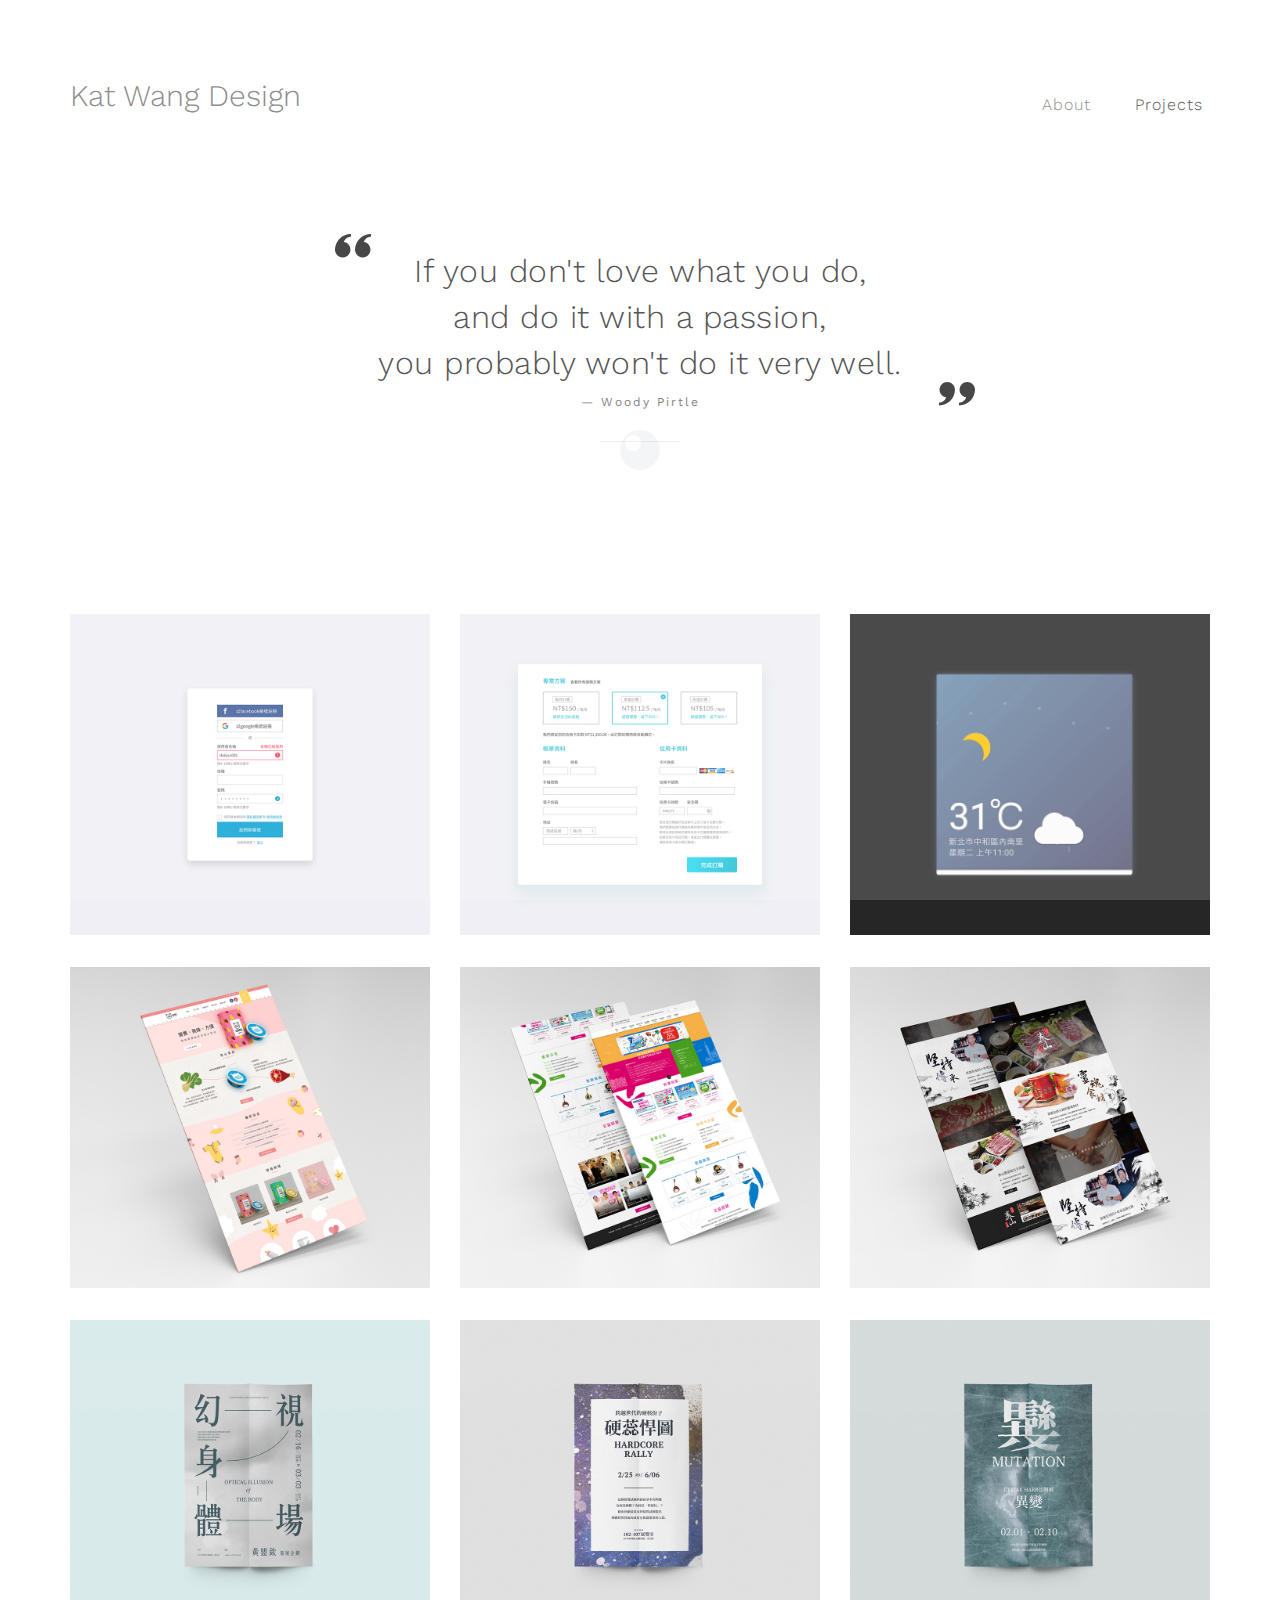
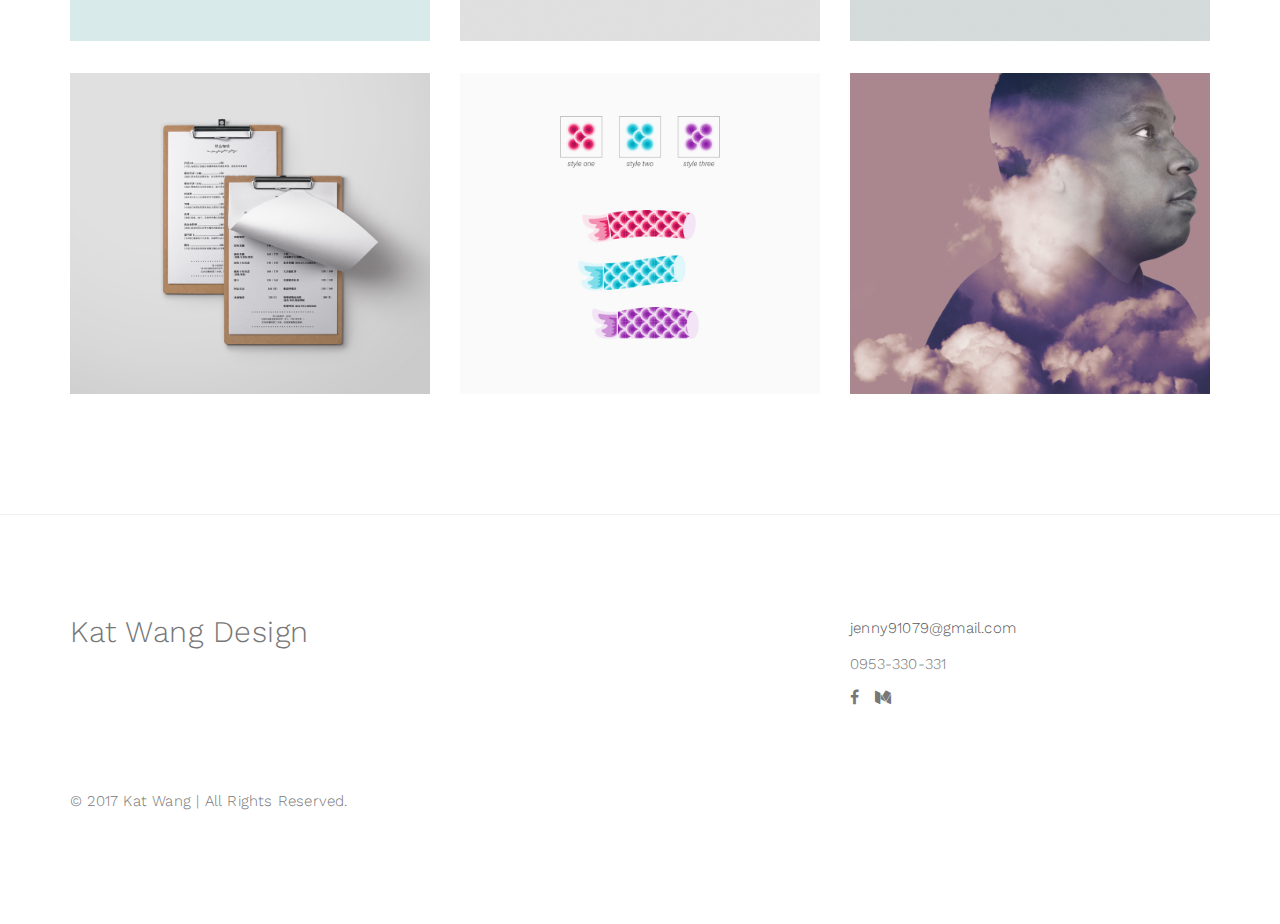
<file: index.html>
<!DOCTYPE html>
<html lang="en">
<head>

<meta charset="UTF-8">
<meta http-equiv="X-UA-Compatible" content="IE=Edge">
<meta name="description" content="">
<meta name="keywords" content="">
<meta name="author" content="">
<meta name="viewport" content="width=device-width, initial-scale=1, maximum-scale=1">

<title>Kat Wang｜Portfolio</title>

<link rel="icon" href="images/favicon.png" type="image/png" sizes="16x16">
<link rel="stylesheet" href="css/bootstrap.min.css">
<link rel="stylesheet" href="css/font-awesome.min.css">

<!-- Main css -->
<link rel="stylesheet" href="css/style.css">
<link href="https://fonts.googleapis.com/css?family=Work+Sans:300,400,700" rel="stylesheet">

</head>
<body>

<!-- PRE LOADER -->

<div class="preloader">
     <div class="sk-spinner sk-spinner-wordpress">
          <span class="sk-inner-circle"></span>
     </div>
</div>

<!-- Navigation section  -->

<div class="navbar navbar-default navbar-static-top" role="navigation">
     <div class="container">

          <div class="navbar-header">
               <button class="navbar-toggle" data-toggle="collapse" data-target=".navbar-collapse">
                    <span class="icon icon-bar"></span>
                    <span class="icon icon-bar"></span>
                    <span class="icon icon-bar"></span>
               </button>
               <a href="index.html" class="navbar-brand">Kat Wang Design</a>
          </div>
          <div class="collapse navbar-collapse">
               <ul class="nav navbar-nav navbar-right">
                    <li><a href="about.html">About</a></li>
                    <li class="active"><a href="index.html">Projects</a></li>
               </ul>
          </div>

  </div>
</div>

<!-- Home Section -->

<section id="home">
     <div class="container">
          <div class="row">

               <div class="col-md-12 col-sm-12 quote">
                    <h2>
                         If you don't love what you do,
                         <br>and do it with a passion,
                         <br>you probably won't do it very well.
                    </h2>
                    <h4>— Woody Pirtle</h4>
                    <hr>
               </div>

          </div>
     </div>
</section>

<!-- Portfolio Section -->

<section id="portfolio">
     <div class="container">
          <div class="row">

               <div class="col-md-4 col-sm-6">
                    <a href="http://web.ntnu.edu.tw/~40371201H/dailyUI/001/index.html" target="_blank">
                         <div class="portfolio-thumb">
                              <img src="images/portfolio-img1.jpg" class="img-responsive" alt="Portfolio">
                                   <div class="portfolio-overlay">
                                        <div class="portfolio-item">
                                             <h3>Sign Up</h3>
                                             <small>web developmen</small>
                                        </div>
                                   </div>
                         </div>
                    </a>
               </div>

               <div class="col-md-4 col-sm-6">
                    <a href="http://web.ntnu.edu.tw/~40371201H/dailyUI/002/index.html" target="_blank">
                         <div class="portfolio-thumb">
                              <img src="images/portfolio-img2.jpg" class="img-responsive" alt="Portfolio">
                                   <div class="portfolio-overlay">
                                        <div class="portfolio-item">
                                             <h3>Checkout</h3>
                                             <small>web development</small>
                                        </div>
                                   </div>
                         </div>
                    </a>
               </div>

               <div class="col-md-4 col-sm-6">
                    <a href="http://web.ntnu.edu.tw/~40371201H/weather/index.html" target="_blank">
                         <div class="portfolio-thumb">
                              <img src="images/portfolio-img3.gif" class="img-responsive" alt="Portfolio">
                                   <div class="portfolio-overlay">
                                        <div class="portfolio-item">
                                             <h3>Weather</h3>
                                             <small>web development</small>
                                        </div>
                                   </div>
                         </div>
                    </a>
               </div>

               <div class="col-md-4 col-sm-6">
                    <a href="web-1.html" target="_blank">
                         <div class="portfolio-thumb">
                              <img src="images/portfolio-img4.jpg" class="img-responsive" alt="Portfolio">
                                   <div class="portfolio-overlay">
                                        <div class="portfolio-item">
                                             <h3>Baby Food</h3>
                                             <small>web design</small>
                                        </div>
                                   </div>
                         </div>
                    </a>
               </div>

               <div class="col-md-4 col-sm-6">
                    <a href="web-2.html" target="_blank">
                         <div class="portfolio-thumb">
                              <img src="images/portfolio-img5.jpg" class="img-responsive" alt="Portfolio">
                                   <div class="portfolio-overlay">
                                        <div class="portfolio-item">
                                             <h3>Easy Card</h3>
                                             <small>web design</small>
                                        </div>
                                   </div>
                         </div>
                    </a>
               </div>

               <div class="col-md-4 col-sm-6">
                    <a href="web-3.html" target="_blank">
                         <div class="portfolio-thumb">
                              <img src="images/portfolio-img6.jpg" class="img-responsive" alt="Portfolio">
                                   <div class="portfolio-overlay">
                                        <div class="portfolio-item">
                                             <h3>Hot Pot</h3>
                                             <small>web design</small>
                                        </div>
                                   </div>
                         </div>
                    </a>
               </div>

               <div class="col-md-4 col-sm-6">
                    
                         <div class="portfolio-thumb">
                              <img src="images/portfolio-img7.jpg" class="img-responsive" alt="Portfolio">
                                   <div class="portfolio-overlay">
                                        <div class="portfolio-item">
                                             <h3>Poster</h3>
                                             <small>Design Practice</small>
                                        </div>
                                   </div>
                         </div>
                    
               </div>

               <div class="col-md-4 col-sm-6">
                    
                         <div class="portfolio-thumb">
                              <img src="images/portfolio-img8.jpg" class="img-responsive" alt="Portfolio">
                                   <div class="portfolio-overlay">
                                        <div class="portfolio-item">
                                             <h3>Poster</h3>
                                             <small>Design Practice</small>
                                        </div>
                                   </div>
                         </div>
                    
               </div>

               <div class="col-md-4 col-sm-6">
                    
                         <div class="portfolio-thumb">
                              <img src="images/portfolio-img9.jpg" class="img-responsive" alt="Portfolio">
                                   <div class="portfolio-overlay">
                                        <div class="portfolio-item">
                                             <h3>Poster</h3>
                                             <small>Design Practice</small>
                                        </div>
                                   </div>
                         </div>
                    
               </div>

               <div class="col-md-4 col-sm-6">
                    
                         <div class="portfolio-thumb">
                              <img src="images/portfolio-img10.jpg" class="img-responsive" alt="Portfolio">
                                   <div class="portfolio-overlay">
                                        <div class="portfolio-item">
                                             <h3>Heima Cafe</h3>
                                             <small>menu design</small>
                                        </div>
                                   </div>
                         </div>
                    
               </div>

               <div class="col-md-4 col-sm-6">
                    
                         <div class="portfolio-thumb">
                              <img src="images/portfolio-img12.jpg" class="img-responsive" alt="Portfolio">
                                   <div class="portfolio-overlay">
                                        <div class="portfolio-item">
                                             <h3>koinobori</h3>
                                             <small>graphic design</small>
                                        </div>
                                   </div>
                         </div>
                    
               </div>

               <div class="col-md-4 col-sm-6">
                    
                         <div class="portfolio-thumb">
                              <img src="images/portfolio-img11.jpg" class="img-responsive" alt="Portfolio">
                                   <div class="portfolio-overlay">
                                        <div class="portfolio-item">
                                             <h3>Double Exposure</h3>
                                             <small>photoshop</small>
                                        </div>
                                   </div>
                         </div>
                    
               </div>

          </div>
     </div>
</section>

<!-- Footer Section -->

<footer>
     <div class="container">
          <div class="row">

               <div class="col-md-3 col-sm-3">
                    <h3>Kat Wang Design</h3>
               </div>

               <div class="col-md-4 col-sm-4">
               </div>

               <div class="col-md-offset-1 col-md-4 col-sm-offset-1 col-sm-3">
                    <p><a href="mailto:jenny91079@gmail.com">jenny91079@gmail.com</a></p>
                    <p>0953-330-331</p>
                    <ul class="social-icon">
                         <li><a href="https://www.facebook.com/profile.php?id=100007165337293" target="_blank" class="fa fa-facebook"></a></li>
                         <li><a href="https://medium.com/@kathrynwang" target="_blank" class="fa fa-medium"></a></li>
                    </ul>
               </div>

               <div class="clearfix col-md-12 col-sm-12">
                    <hr>
               </div>

               <div class="col-md-6 col-sm-6">
                    <div class="footer-copyright">
                         <p>© 2017 Kat Wang | All Rights Reserved.</p>
                    </div>
               </div>
          </div>
     </div>
</footer>


<!-- SCRIPTS -->

<script src="js/jquery.js"></script>
<script src="js/bootstrap.min.js"></script>
<script src="js/custom.js"></script>

</body>
</html>
</file>
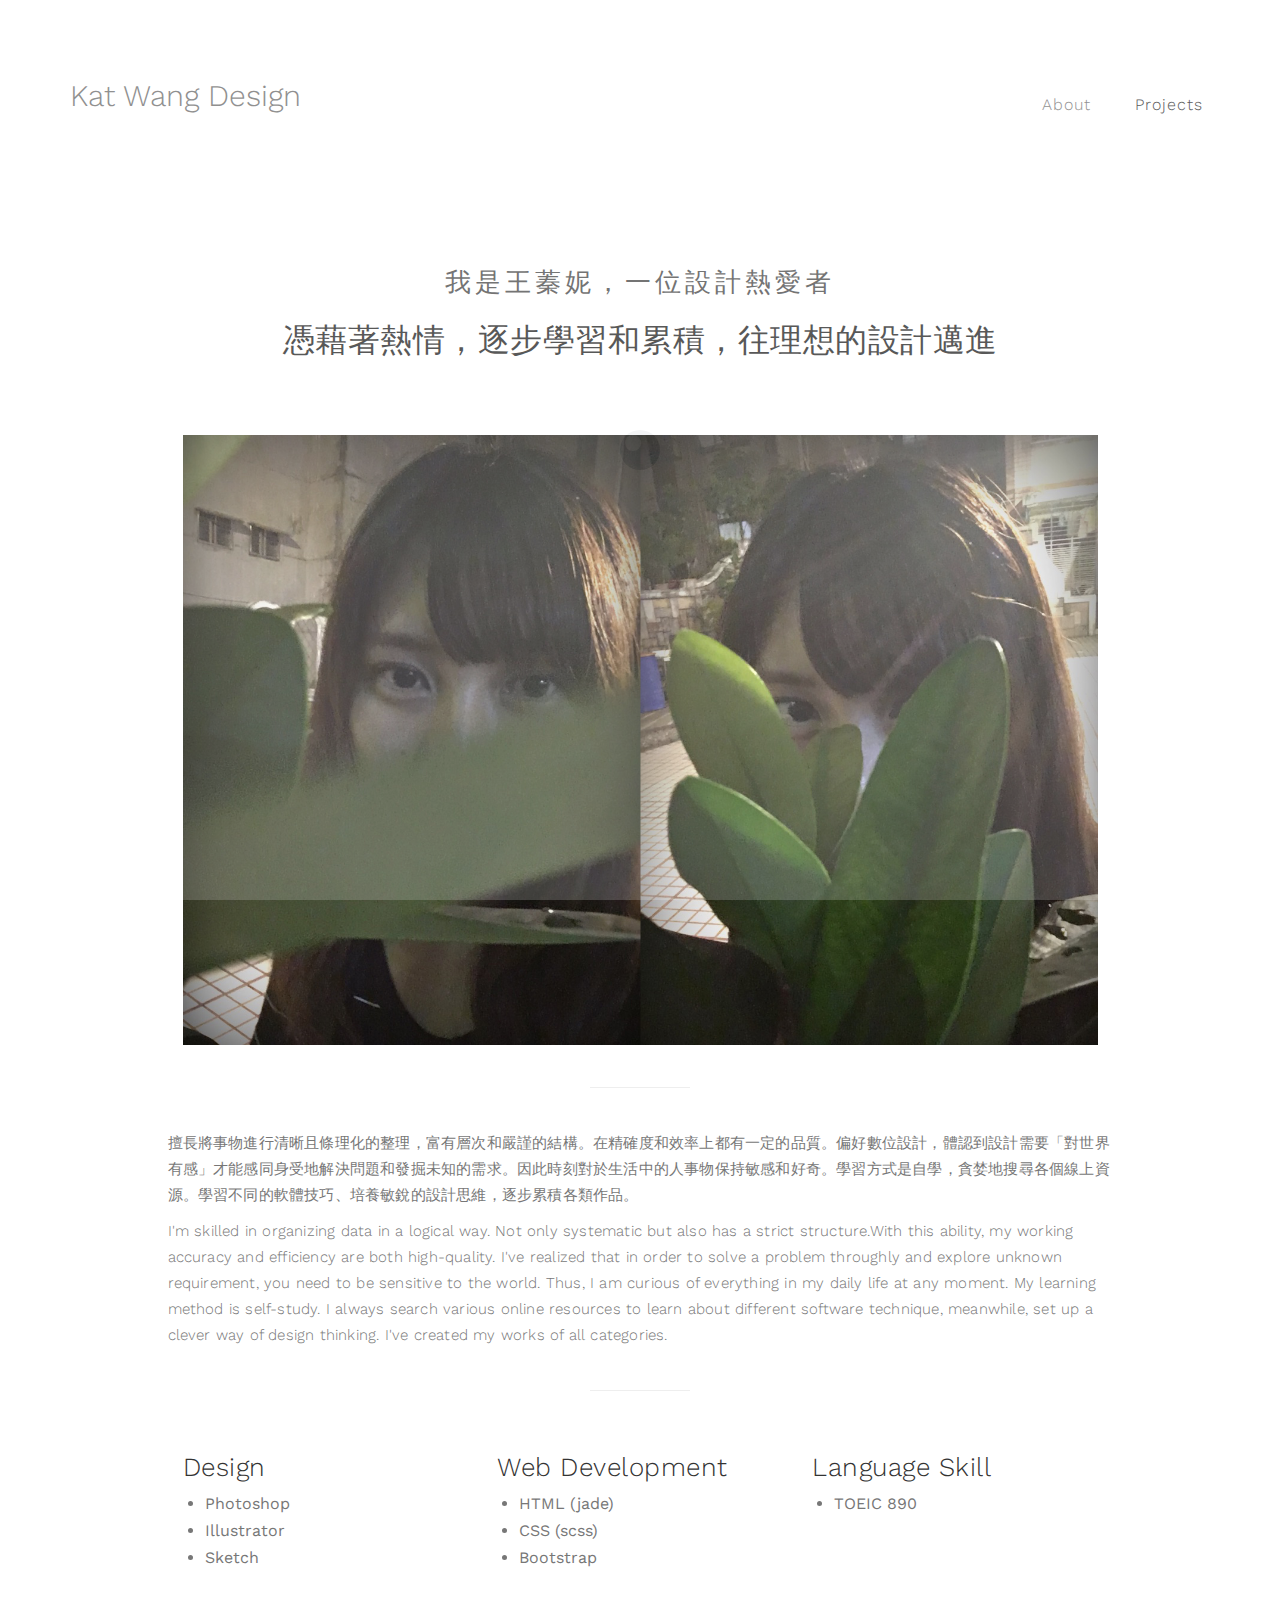
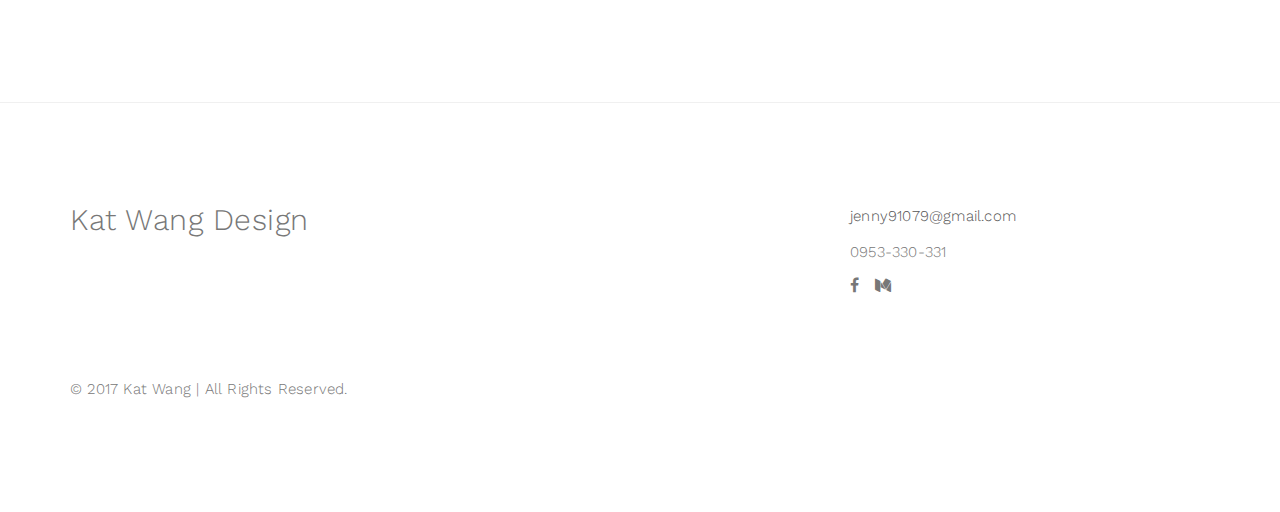
<file: about.html>
<!DOCTYPE html>
<html lang="en">
<head>

<meta charset="UTF-8">
<meta http-equiv="X-UA-Compatible" content="IE=Edge">
<meta name="description" content="">
<meta name="keywords" content="">
<meta name="author" content="">
<meta name="viewport" content="width=device-width, initial-scale=1, maximum-scale=1">

<title>Kat Wang｜Portfolio</title>

<link rel="icon" href="images/favicon.png" type="image/png" sizes="16x16">
<link rel="stylesheet" href="css/bootstrap.min.css">
<link rel="stylesheet" href="css/font-awesome.min.css">

<!-- Main css -->
<link rel="stylesheet" href="css/style.css">
<link href="https://fonts.googleapis.com/css?family=Work+Sans:300,400,700" rel="stylesheet">

</head>
<body>

<!-- PRE LOADER -->

<div class="preloader">
     <div class="sk-spinner sk-spinner-wordpress">
          <span class="sk-inner-circle"></span>
     </div>
</div>

<!-- Navigation section  -->

<div class="navbar navbar-default navbar-static-top" role="navigation">
     <div class="container">

          <div class="navbar-header">
               <button class="navbar-toggle" data-toggle="collapse" data-target=".navbar-collapse">
                    <span class="icon icon-bar"></span>
                    <span class="icon icon-bar"></span>
                    <span class="icon icon-bar"></span>
               </button>
               <a href="index.html" class="navbar-brand">Kat Wang Design</a>
          </div>
          <div class="collapse navbar-collapse">
               <ul class="nav navbar-nav navbar-right">
                    <li><a href="about.html">About</a></li>
                    <li class="active"><a href="index.html">Projects</a></li>
               </ul>
          </div>

  </div>
</div>

<!-- Portfolio Section -->

<section id="about">
     <div class="container">
          <div class="row">

               <div class="col-md-offset-1 col-md-10 col-sm-12">
                    <div class="section-title">
                         <h3>我是王蓁妮，一位設計熱愛者</h3>
                         <h2>憑藉著熱情，逐步學習和累積，往理想的設計邁進</h2>
                    </div>

                    <div class="col-md-12 col-sm-12">
                         <img src="images/about-image.jpg" class="img-responsive" alt="About">
                    </div>

                    <div class="clearfix"></div>

                     <hr>

                    <p>擅長將事物進行清晰且條理化的整理，富有層次和嚴謹的結構。在精確度和效率上都有一定的品質。偏好數位設計，體認到設計需要「對世界有感」才能感同身受地解決問題和發掘未知的需求。因此時刻對於生活中的人事物保持敏感和好奇。學習方式是自學，貪婪地搜尋各個線上資源。學習不同的軟體技巧、培養敏銳的設計思維，逐步累積各類作品。</p>

                    <p>I'm skilled in organizing data in a logical way. Not only systematic but also has a strict structure.With this ability, my working accuracy and efficiency are both high-quality. I've realized that in order to solve a problem throughly and explore unknown requirement, you need to be sensitive to the world. Thus, I am curious of everything in my daily life at any moment. My learning method is self-study. I always search various online resources to learn about different software technique, meanwhile, set up a clever way of design thinking. I've created my works of all categories.</p>

                    <hr>

                    <div class="col-md-4 col-sm-6">
                         <h3>Design</h3>
                         <ul>
                              <li>Photoshop</li>
                              <li>Illustrator</li>
                              <li>Sketch</li>
                         </ul>
                    </div>

                    <div class="col-md-4 col-sm-6">
                         <h3>Web Development</h3>
                         <ul>
                              <li>HTML (jade)</li>
                              <li>CSS (scss)</li>
                              <li>Bootstrap</li>
                         </ul>
                    </div>

                    <div class="col-md-4 col-sm-6">
                         <h3>Language Skill</h3>
                         <ul>
                              <li>TOEIC 890</li>
                         </ul>
                    </div>

               </div>

          </div>
     </div>
</section>

<!-- Footer Section -->

<footer>
     <div class="container">
          <div class="row">

               <div class="col-md-3 col-sm-3">
                    <h3>Kat Wang Design</h3>
               </div>

               <div class="col-md-4 col-sm-4">
               </div>

               <div class="col-md-offset-1 col-md-4 col-sm-offset-1 col-sm-3">
                    <p><a href="mailto:jenny91079@gmail.com">jenny91079@gmail.com</a></p>
                    <p>0953-330-331</p>
                    <ul class="social-icon">
                         <li><a href="https://www.facebook.com/profile.php?id=100007165337293" target="_blank" class="fa fa-facebook"></a></li>
                         <li><a href="https://medium.com/@kathrynwang" target="_blank" class="fa fa-medium"></a></li>
                    </ul>
               </div>

               <div class="clearfix col-md-12 col-sm-12">
                    <hr>
               </div>

               <div class="col-md-6 col-sm-6">
                    <div class="footer-copyright">
                         <p>© 2017 Kat Wang | All Rights Reserved.</p>
                    </div>
               </div>
          </div>
     </div>
</footer>


<!-- SCRIPTS -->

<script src="js/jquery.js"></script>
<script src="js/bootstrap.min.js"></script>
<script src="js/custom.js"></script>

</body>
</html>
</file>
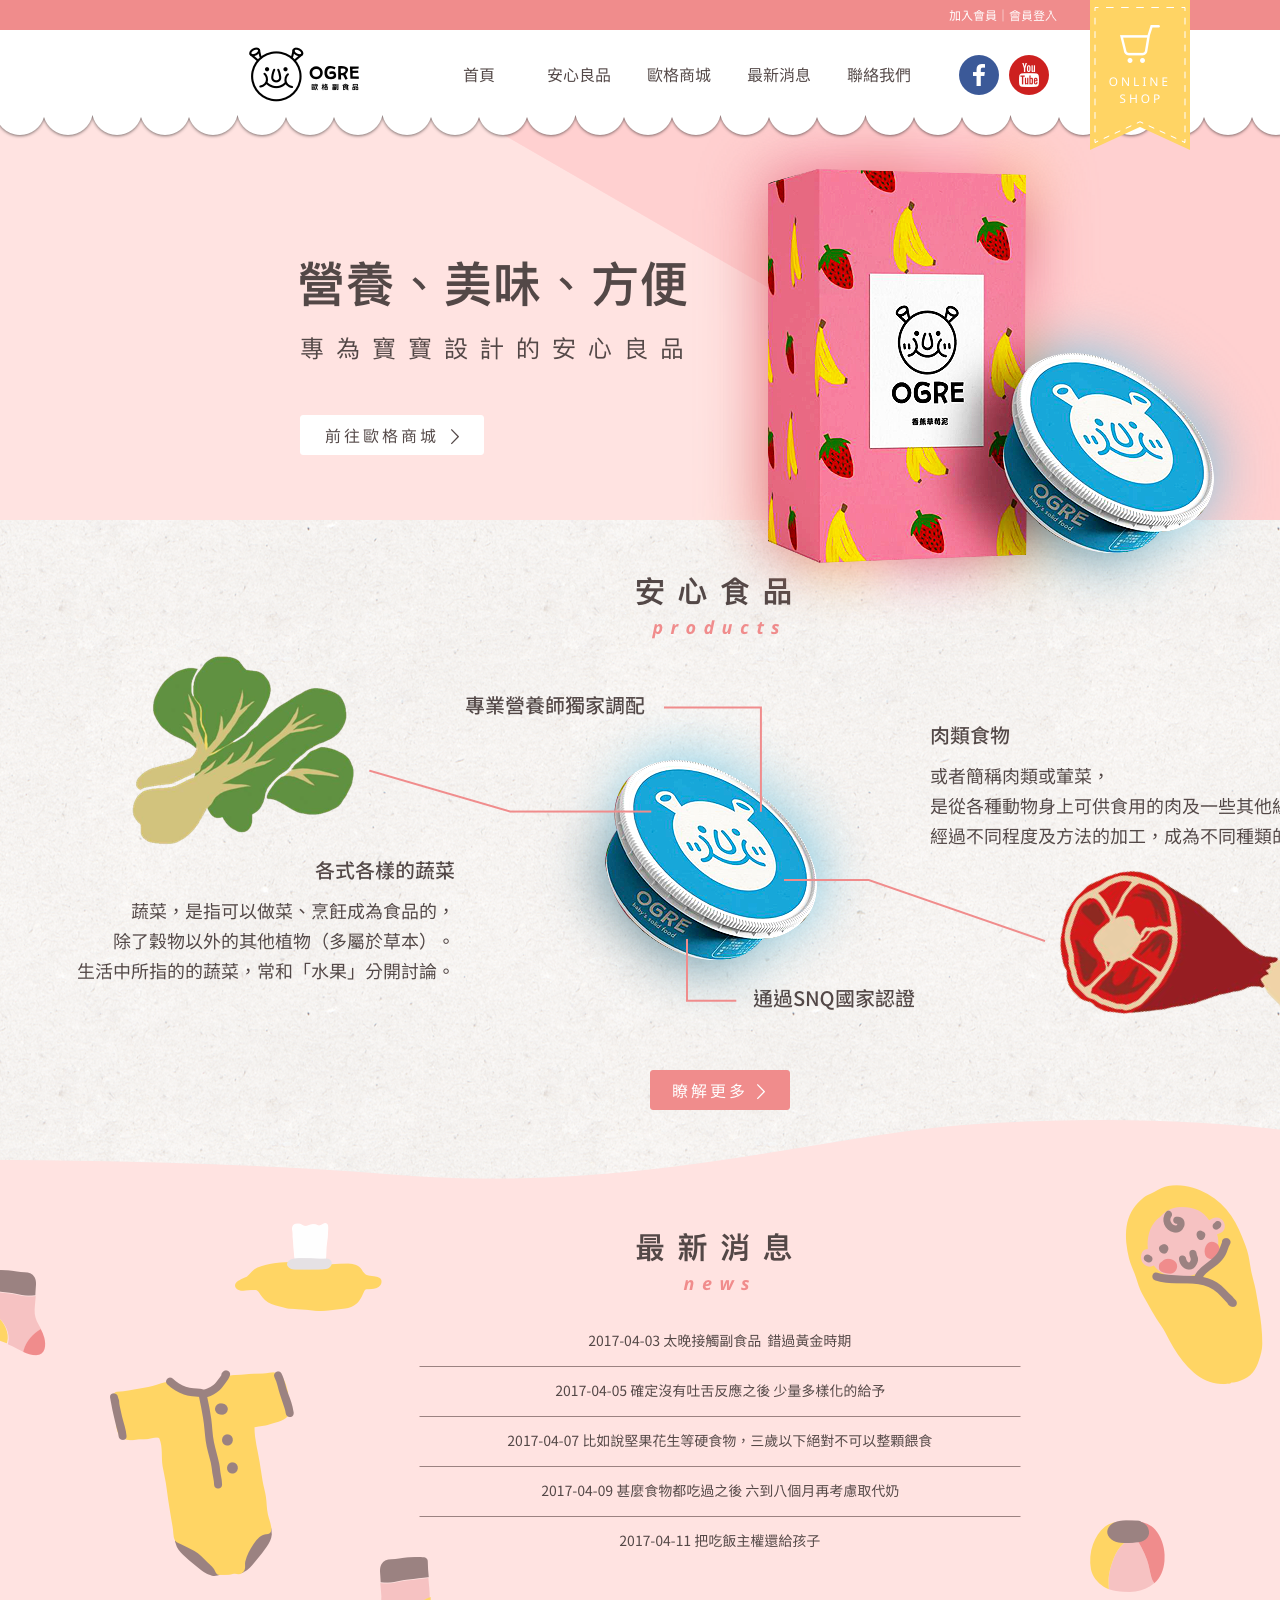
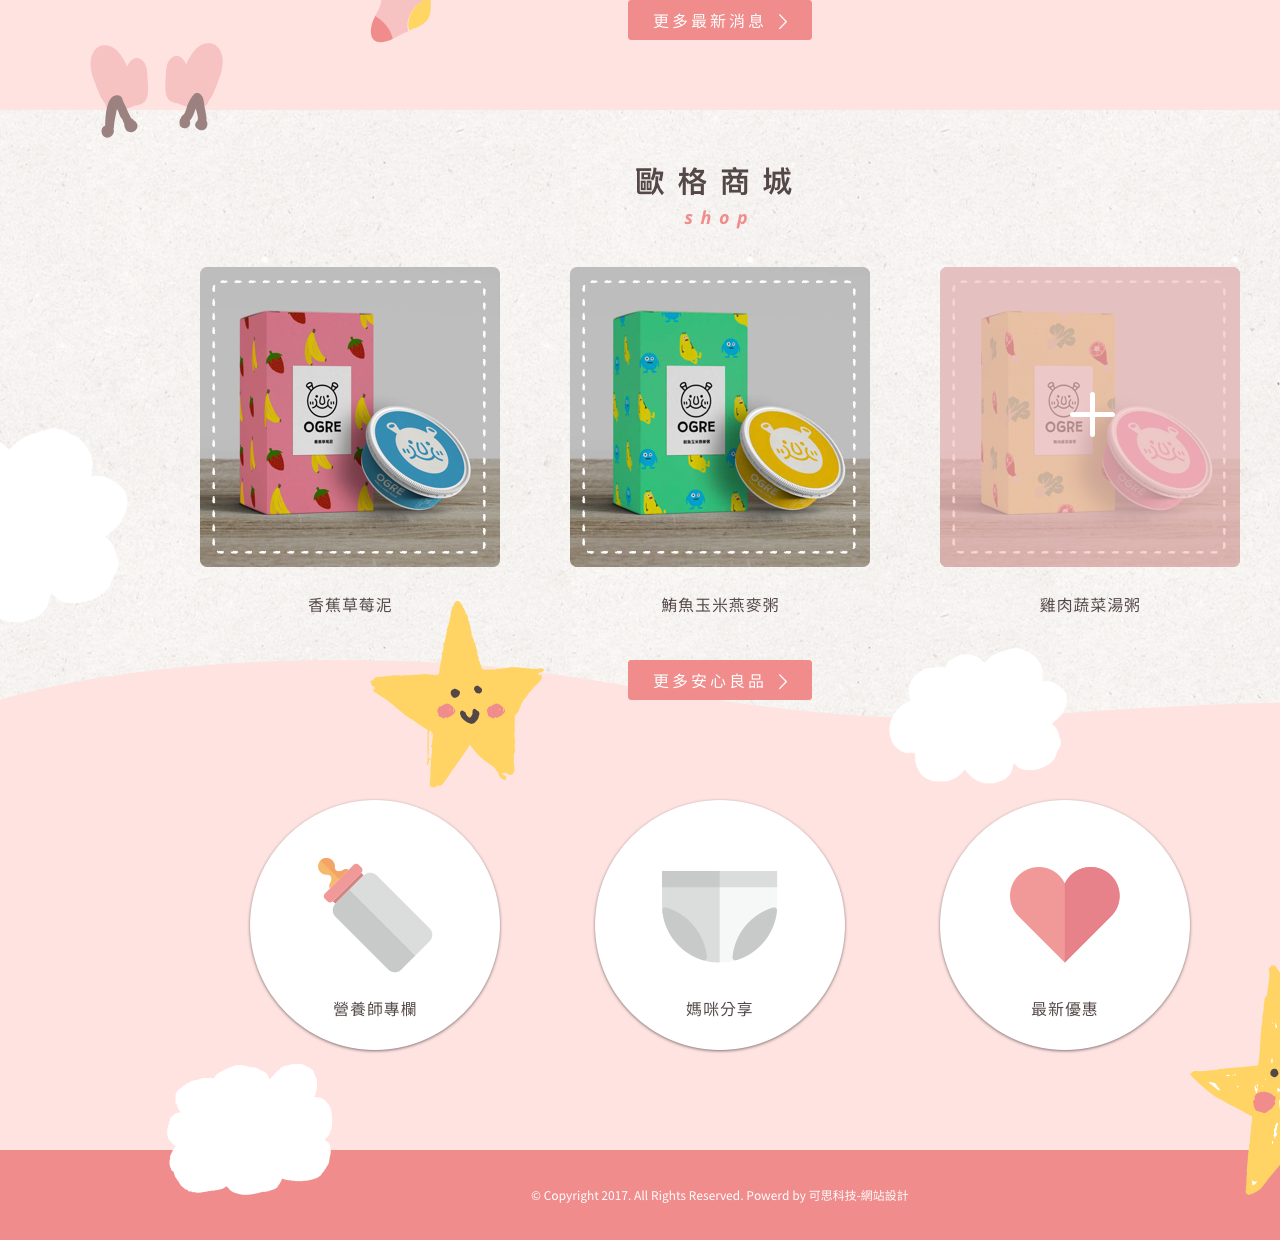
<file: web-1.html>
<!DOCTYPE html>
<html lang="en">
<head>

<meta charset="UTF-8">
<meta http-equiv="X-UA-Compatible" content="IE=Edge">
<meta name="description" content="">
<meta name="keywords" content="">
<meta name="author" content="">
<meta name="viewport" content="width=device-width, initial-scale=1, maximum-scale=1">

<title>Kat Wang｜Portfolio</title>

<link rel="icon" href="images/favicon.png" type="image/png" sizes="16x16">
<link rel="stylesheet" href="css/bootstrap.min.css">
<link rel="stylesheet" href="css/font-awesome.min.css">

<!-- Main css -->
<link rel="stylesheet" href="css/style.css">
<link href="https://fonts.googleapis.com/css?family=Work+Sans:300,400,700" rel="stylesheet">

</head>
<body>

<img src="images/web-1.png" alt="baby food">

</body>
</html>
</file>
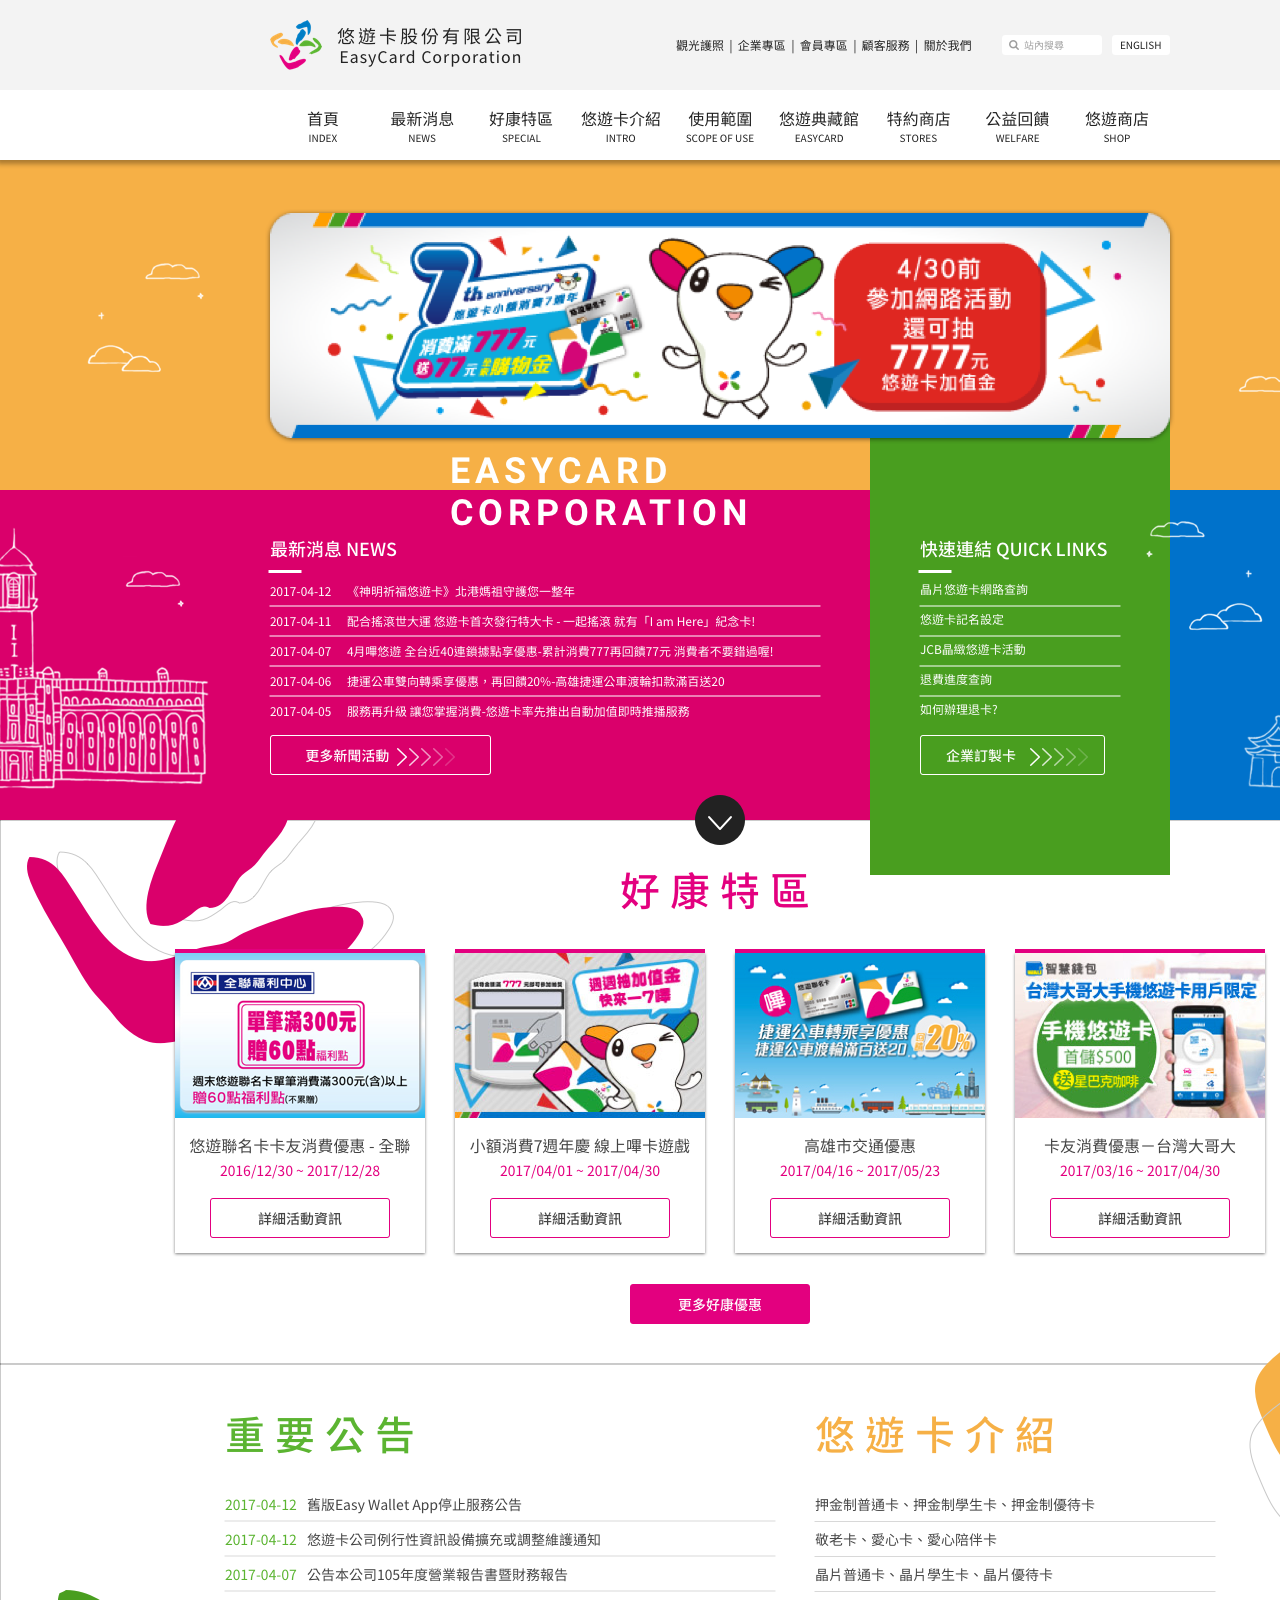
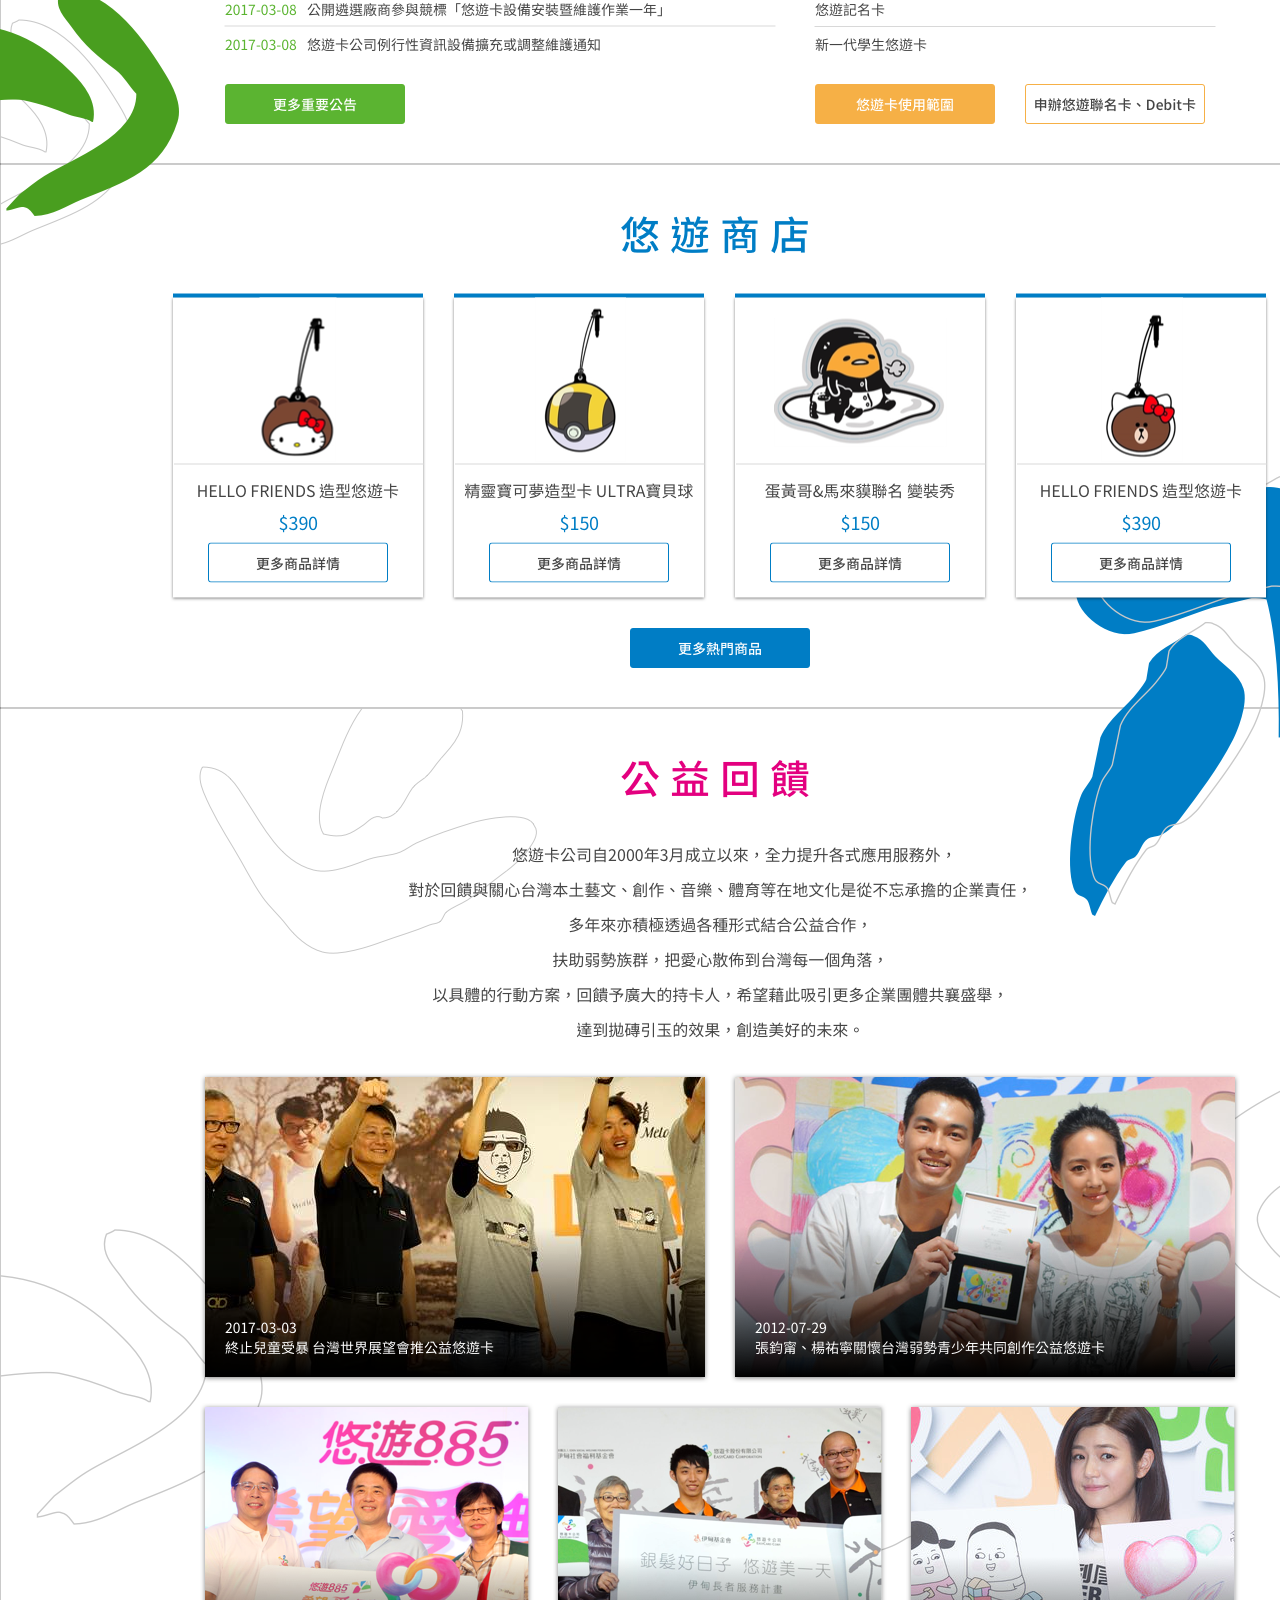
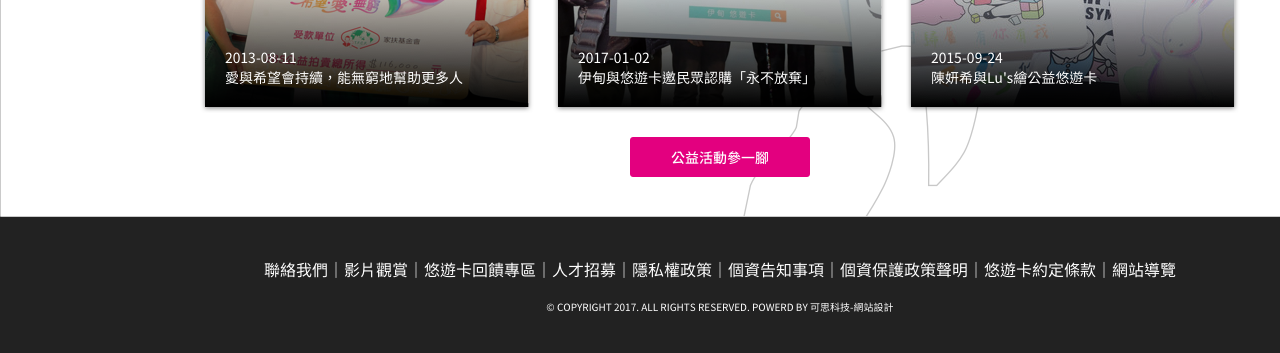
<file: web-2.html>
<!DOCTYPE html>
<html lang="en">
<head>

<meta charset="UTF-8">
<meta http-equiv="X-UA-Compatible" content="IE=Edge">
<meta name="description" content="">
<meta name="keywords" content="">
<meta name="author" content="">
<meta name="viewport" content="width=device-width, initial-scale=1, maximum-scale=1">

<title>Kat Wang｜Portfolio</title>

<link rel="icon" href="images/favicon.png" type="image/png" sizes="16x16">
<link rel="stylesheet" href="css/bootstrap.min.css">
<link rel="stylesheet" href="css/font-awesome.min.css">

<!-- Main css -->
<link rel="stylesheet" href="css/style.css">
<link href="https://fonts.googleapis.com/css?family=Work+Sans:300,400,700" rel="stylesheet">

</head>
<body>

<img src="images/web-2.png" alt="baby food">

</body>
</html>
</file>
<file: css/style.css>
body {
		background: #ffffff;
    font-family: 'Work Sans', sans-serif;
    font-style: normal;
		font-weight: 300;
    overflow-x: hidden;
}


/*---------------------------------------
    Typorgraphy              
-----------------------------------------*/

h1,h2,h3,h4,h5,h6 {
  font-style: normal;
  font-weight: 300;
  letter-spacing: 0.5px;
}

h1 {
    font-size: 62px;
    padding-bottom: 14px;
    margin-bottom: 0px;
}

h2 {
  font-size: 32px;
  line-height: 46px;
}

h3 {
  font-size: 26px;
}

h4 {
  color: #666;
  font-size: 12px;
  font-weight: normal;
  letter-spacing: 2px;
}

p {
    color: #777;
    font-size: 15px;
    font-weight: 300;
    line-height: 26px;
    letter-spacing: 0.2px;
}

strong {
  font-weight: 400;
}

.btn-success:focus {
  background-color: #000;
  border-color: transparent;
}


/*---------------------------------------
    General               
-----------------------------------------*/

html{
  -webkit-font-smoothing: antialiased;
}

a {
  color: #4d638c;
  -webkit-transition: 0.5s;
  -o-transition: 0.5s;
  transition: 0.5s;
  text-decoration: none !important;
}
a:hover, a:active, a:focus {
  color: #4d638c;
  outline: none;
}

* {
  -webkit-box-sizing: border-box;
  -moz-box-sizing: border-box;
  box-sizing: border-box;
}

*:before,
*:after {
  -webkit-box-sizing: border-box;
  -moz-box-sizing: border-box;
  box-sizing: border-box;
}

#portfolio,
#about,
#blog,
#contact,
#single-project,
#blog-single-post {
  padding-top: 80px;
  padding-bottom: 120px;
}

.section-title {
  position: relative;
  padding-bottom: 62px;
  text-align: center;
}

.section-title h3 {
  color: #555;
  font-weight: 400;
  letter-spacing: 4px;
}


/*---------------------------------------
    Preloader section              
-----------------------------------------*/

.preloader {
  position: fixed;
  top: 0;
  left: 0;
  width: 100%;
  height: 100%;
  z-index: 99999;
  display: flex;
  flex-flow: row nowrap;
  justify-content: center;
  align-items: center;
  background: none repeat scroll 0 0 #ffffff;
}

.sk-spinner-wordpress.sk-spinner {
  background-color: #bdc3c7;
  width: 40px;
  height: 40px;
  border-radius: 40px;
  position: relative;
  -webkit-animation: sk-innerCircle 1s linear infinite;
  animation: sk-innerCircle 1s linear infinite; 
}

.sk-spinner-wordpress .sk-inner-circle {
  display: block;
  background-color: #ffffff;
  width: 16px;
  height: 16px;
  position: absolute;
  border-radius: 8px;
  top: 5px;
  left: 5px; 
}

@-webkit-keyframes sk-innerCircle {
  0% {
    -webkit-transform: rotate(0);
            transform: rotate(0); }

  100% {
    -webkit-transform: rotate(360deg);
            transform: rotate(360deg); } }

@keyframes sk-innerCircle {
  0% {
    -webkit-transform: rotate(0);
            transform: rotate(0); }

  100% {
    -webkit-transform: rotate(360deg);
            transform: rotate(360deg); } }



/*---------------------------------------
    Main Navigation             
-----------------------------------------*/

.navbar-default {
    background: #ffffff;
    padding: 18px 0;
    border: none;
    margin-top: 62px;
}

.navbar-default .navbar-collapse, .navbar-default .navbar-form {
  border-color: transparent;
}

.navbar-default .navbar-brand {
  padding-top: 6px;
  font-size: 30px;
}

.navbar-default .navbar-brand .fa {
  color: #000;
  font-size: 42px;
}

.navbar-default .navbar-nav li a {
    color: #777;
    font-size: 16px;
    letter-spacing: 1px;
    -webkit-transition: all 0.4s ease-in-out;
    transition: all 0.4s ease-in-out;
    padding-right: 22px;
    padding-left: 22px;
}

.navbar-default .navbar-nav > li a:hover {
    color: #333 !important;
}

.navbar-default .navbar-nav > li > a:hover,
.navbar-default .navbar-nav > li > a:focus {
    color: #777;
    background-color: transparent;
}

.navbar-default .navbar-nav li a:hover,
 .navbar-default .navbar-nav .active > a {
    color: #333;
  }

.navbar-default .navbar-nav > .active > a,
.navbar-default .navbar-nav > .active > a:hover,
.navbar-default .navbar-nav > .active > a:focus {
    color: #333;
    background-color: transparent;
}

.navbar-default .navbar-toggle {
     border: none;
     padding-top: 10px;
  }

.navbar-default .navbar-toggle .icon-bar {
    background: #bdc3c7;
    border-color: transparent;
  }

.navbar-default .navbar-toggle:hover,
.navbar-default .navbar-toggle:focus { 
  background-color: transparent;
}



/*---------------------------------------
    Home section              
-----------------------------------------*/

#home {
    background-size: cover;
    background-position: center center;
    display: -webkit-box;
    display: -webkit-flex;
    display: -ms-flexbox;
    display: flex;
    -webkit-box-align: center;
    -webkit-align-items: center;
    -ms-flex-align: center;
    align-items: center;
    position: relative;
    text-align: center;
    padding-top: 60px;
    padding-bottom: 40px;
}

#home hr {
  width: 82px;
  margin-top: 32px;
}

.quote:before{
  content: "";
  display: block;
  width: 36px;
  height: 36px;
  background-image: url(../images/quote-up.svg);
  background-repeat: no-repeat;
  -webkit-background-size: 36px 36px;
  background-size: 36px 36px;
  font-size: 70px;
  position: absolute;
  left: 280px;
  top: 0px;
}

.quote:after{
  content: "";
  display: block;
  width: 36px;
  height: 36px;
  background-image: url(../images/quote-down.svg);
  background-repeat: no-repeat;
  -webkit-background-size: 36px 36px;
  background-size: 36px 36px;
  font-size: 70px;
  position: absolute;
  right: 250px;
  bottom: 50px;
}

/*---------------------------------------
   About section              
-----------------------------------------*/

#about .text-center {
  padding-bottom: 42px;
}

#about .col-md-8 {
  padding-left: 0px;
}

#about .col-md-8 img {
  padding-right: 22px;
  padding-bottom: 22px;
}

#about hr {
  width: 100px;
  margin-top: 42px;
  margin-bottom: 42px;
}

#about ul {
  padding-left: 22px;
}

#about ul li {
  color: #777;
  font-size: 16px;
  font-weight: 400;
  padding-top: 2px;
  padding-bottom: 2px;
}



/*---------------------------------------
   Portfolio section              
-----------------------------------------*/

#portfolio small {
  color: #f0f0f0;
  font-size: 10px;
  letter-spacing: 1px;
  text-transform: uppercase;
}

#portfolio .portfolio-thumb {
  position: relative;
  padding: 0;
  margin-top: 32px;
}

#portfolio .portfolio-thumb .portfolio-overlay {
  position: absolute;
  background: #222;
  color: #ffffff;
  top: 0;
  left: 0;
  right: 0;
  bottom: 0;
  width: 100%;
  height: 100%;
  text-align: center;
  vertical-align: top;
  opacity: 0;
  transition: all 0.4s ease-in-out;
}

#portfolio .portfolio-item {
    position: absolute;
    top:50%;
    left: 50%;
    -webkit-transform:translate(-50%,-50%);
      -ms-transform:translate(-50%,-50%);
          transform:translate(-50%,-50%);
}

#portfolio .portfolio-thumb:hover .portfolio-overlay {
  opacity: 0.9;
}

#portfolio .text-center {
  padding-top: 62px;
}



/*---------------------------------------
   Single Project section              
-----------------------------------------*/

#single-project {
  text-align: center;
}

#single-project .col-md-12,
#single-project .col-md-6,
#single-project .col-md-4 {
  padding-left: 0px;
  padding-bottom: 22px;
}

#single-project .col-md-12 {
  padding-top: 42px;
}

#single-project .text-center strong {
  display: block;
  padding-top: 12px;
}

#single-project a {
  color: #555;
  font-weight: bold;
  letter-spacing: 1px;
  padding-left: 14px;
}



/*---------------------------------------
   Contact section              
-----------------------------------------*/

#contact .col-md-6,
#contact .col-md-12 {
  padding-left: 0px;
}

#contact .form-control {
  border: 1px solid #f0f0f0;
  box-shadow: none;
  margin-top: 10px;
  margin-bottom: 10px;
  transition: all 0.4s ease-in-out;
}

#contact .form-control:hover {
  border-color: #777;
}

#contact input,
#contact select {
  height: 50px;
}

#contact input[type="submit"] {
  background: #222;
  border-radius: 100px;
  border: none;
  color: #ffffff;
  font-weight: 400;
  transition: all 0.4s ease-in-out;
}

#contact input[type="submit"]:hover {
  background: #000;
}



/*---------------------------------------
   Blog section              
-----------------------------------------*/

.blog-post-thumb {
  border-bottom: 1px solid #f0f0f0;
  padding-top: 32px;
  padding-bottom: 62px;
  margin-bottom: 32px;
}

.blog-post-thumb:last-child {
  border-bottom: 0px;
  padding-bottom: 32px;
  margin-bottom: 0px;
}

.blog-post-image {
  padding-bottom: 18px;
  width: 100%;
}

.blog-post-title a {
  color: #555;
}

.blog-post-title a:hover {
  color: #000;
}

.blog-post-format {
  padding-bottom: 22px;
}

.blog-post-format span {
  letter-spacing: 0.5px;
  padding-right: 12px;
}

.blog-post-format span a {
  color: #333;
}

.blog-post-format span img {
  display: inline-block;
  width: 42px;
  margin-right: 4px;
}

.blog-post-des blockquote {
  margin: 22px;
}

.blog-post-des .btn {
  border-radius: 100px;
  color: #777;
  font-weight: 400;
  letter-spacing: 1px;
  padding: 14px 28px;
  margin-top: 26px;
  transition: all 0.4s ease-in-out;
}

.blog-post-des .btn:hover {
  background: #000;
  border-color: transparent;
  color: #ffffff;
}

.blog-author {
  border-top: 1px solid #f0f0f0;
  border-bottom: 1px solid #f0f0f0;
  padding-top: 32px;
  padding-bottom: 32px;
  margin-top: 42px;
  margin-bottom: 42px;
}

.blog-author .media img {
  display: inline-block;
  width: 90px;
  margin-right: 12px;
}

.blog-author .media a,
.blog-comment .media h3 {
  color: #444;
  font-size: 18px;
  letter-spacing: 1px;
}

.blog-comment {
  border-bottom: 1px solid #f0f0f0;
  padding-bottom: 32px;
  margin-bottom: 42px;
}

.blog-comment .media:nth-child(3) {
  padding-top: 18px;
}

.blog-comment .media img {
  width: 80px;
  margin-right: 12px;
}

.blog-comment .media h3 {
  display: inline-block;
  padding-right: 14px;
}

.blog-comment h3,
.blog-comment-form h3 {
  padding-bottom: 18px;
}

.blog-comment-form .col-md-4 {
  padding-left: 0px;
}

.blog-comment-form .form-control {
  box-shadow: none;
  border: 1px solid #f0f0f0;
  margin-top: 10px;
  margin-bottom: 10px;
  transition: all 0.4s ease-in-out;
}

.blog-comment-form .form-control:hover {
  border-color: #777;
}

.blog-comment-form input {
  height: 45px;
}

.blog-comment-form input[type="submit"] {
  background: #222;
  border-radius: 100px;
  border: none;
  color: #ffffff;
  font-weight: 400;
  transition: all 0.4s ease-in-out;
}

.blog-comment-form input[type="submit"]:hover {
  background: #000;
  border-color: transparent;
}



/*---------------------------------------
   Blog Single Post section              
-----------------------------------------*/

#blog-single-post .blog-post-des h3 {
  padding-top: 16px;
}



/*---------------------------------------
   Footer section              
-----------------------------------------*/

footer {
    border-top: 1px solid #f0f0f0;
    padding: 100px 0px;
    position: relative;
}

footer .col-md-3 .fa {
  font-size: 42px;
}

footer h3{
  font-size: 30px;
  color: #777;
  margin: 0;
}

footer a {
  color: #555;
}

footer hr {
  border-color: #ffffff;
  margin-top: 42px;
  margin-bottom: 22px;
}

footer .footer-copyright {
  padding-top: 16px;
}


/*---------------------------------------
   Social icon             
-----------------------------------------*/

.social-icon {
    position: relative;
    padding: 0;
    margin: 0;
    text-align: left;
}

.social-icon li {
    display: inline-block;
    list-style: none;
}

.social-icon li a {
    color: #777;
    cursor: pointer;
    font-size: 16px;
    text-decoration: none;
    transition: all 0.4s ease-in-out;
    text-align: center;
    vertical-align: middle;
    position: relative;
    margin-right: 12px;
}

.social-icon li a:hover {
    color: #000;
    transform: scale(1.1);
}



/*---------------------------------------
   Mobile Responsive         
-----------------------------------------*/


@media (max-width: 767px) {

  h1 {
    font-size: 38px;
  }

  h2 {
    font-size: 32px;
    line-height: 48px;
  }

  h3 {
    font-size: 22px;
  }

  .section-title h2 {
    font-size: 22px;
    line-height: 35px;
  }

  .navbar-default {
    margin-top: 0px;
    text-align: center;
  }

  #about .col-md-8 img {
    padding-right: 0px;
  }

  #blog-single-post .blog-post-title h2 {
    font-size: 29px;
    line-height: 40px;
  }

  footer {
    text-align: center;
  }

  footer .col-md-4 {
    padding-top: 42px;
  }

}
</file>
